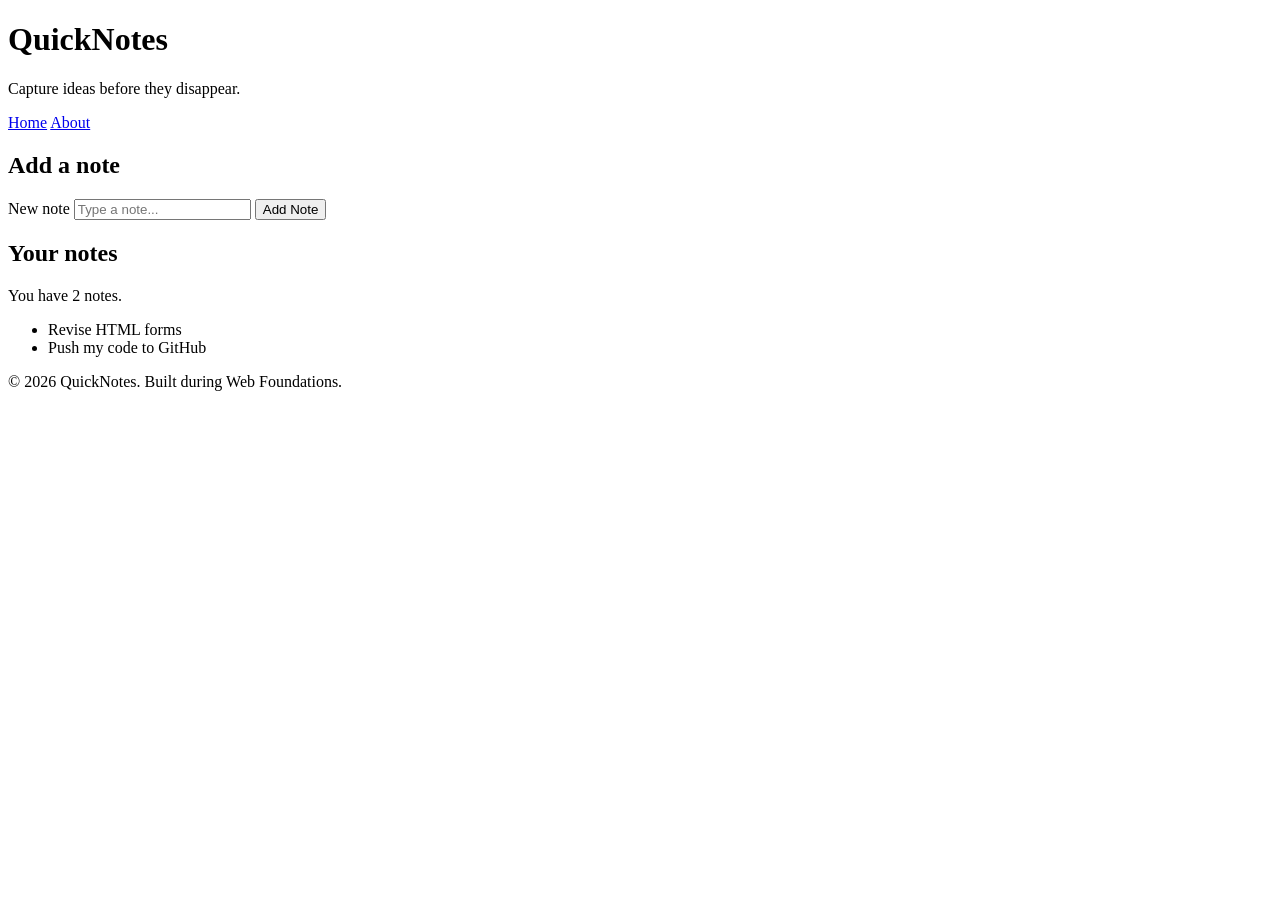
<file: day1/index.html>
<!DOCTYPE html>
<html lang="en">
  <head>
    <meta charset="UTF-8" />
    <meta name="viewport" content="width=device-width, initial-scale=1.0" />
    <title>QuickNotes</title>
  </head>
  <body>
    
    <header>
      <h1>QuickNotes</h1>
      <p>Capture ideas before they disappear.</p>
      <nav>
        <a href="/web-foundations-days/day1/index.html">Home</a>
        <a href="/web-foundations-days/day1/about.html">About</a>
    </nav>
    </header>
 
    <main>
      <section>
        <h2>Add a note</h2>
        <form id="note-form">
          <label for="note-input">New note</label>
          <input type="text" id="note-input" placeholder="Type a note..." />
          <button type="submit">Add Note</button>
        </form>
      </section>
 
      <section>
        <h2>Your notes</h2>
        <p id="note-count">You have 2 notes.</p>
        <ul id="notes-list">
          <li>Revise HTML forms</li>
          <li>Push my code to GitHub</li>
        </ul>
      </section>
    </main>
 
    <footer>
      <p>&copy; 2026 QuickNotes. Built during Web Foundations.</p>
    </footer>
  </body>
</html>
</file>
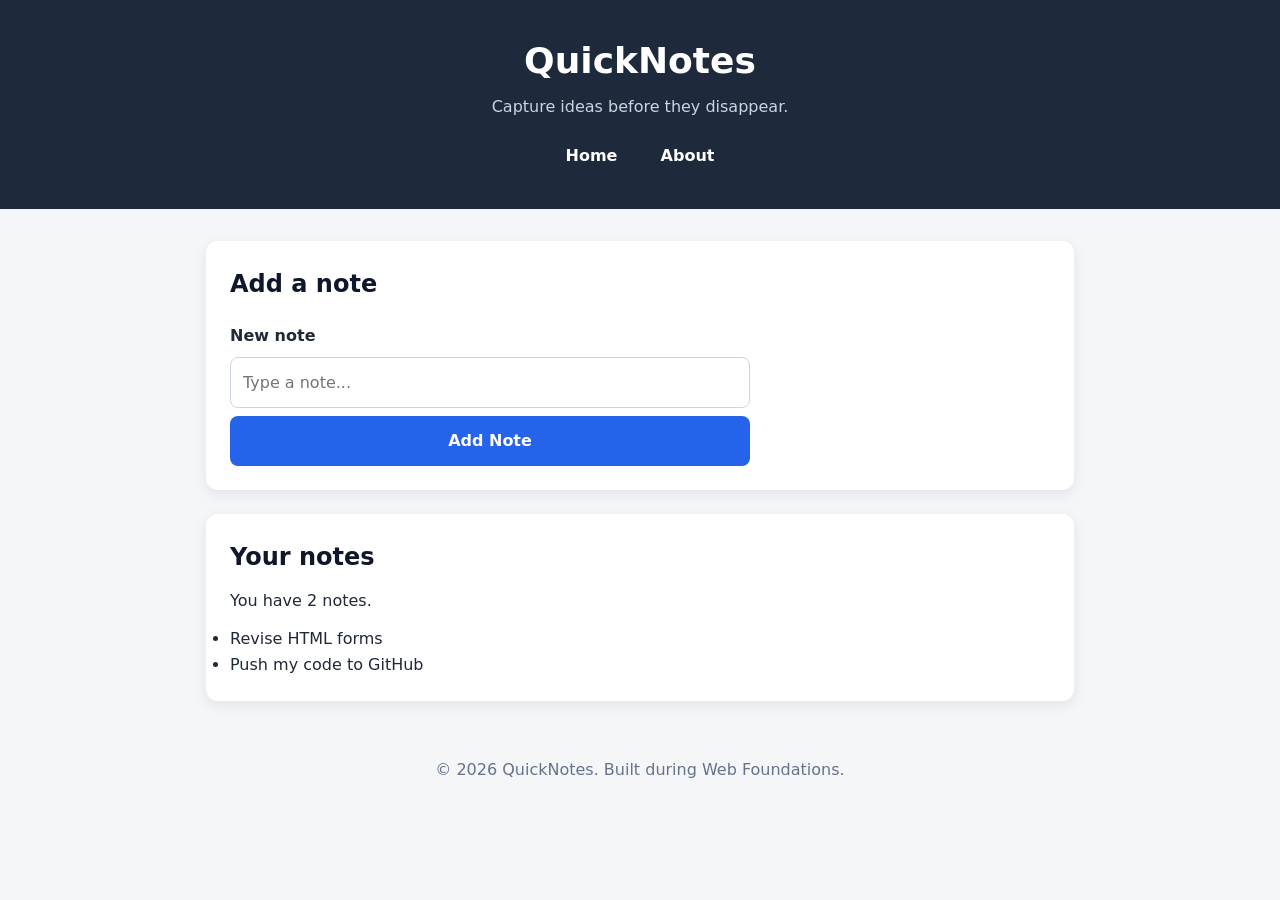
<file: day2/index.html>
<!doctype html>
<html lang="en">
  <head>
    <meta charset="UTF-8" />
    <meta name="viewport" content="width=device-width, initial-scale=1.0" />
    <title>QuickNotes</title>
    <link rel="stylesheet" href="style.css" />
  </head>
  <body>
    <header>
      <h1>QuickNotes</h1>
      <p>Capture ideas before they disappear.</p>
      <nav>
        <a href="/web-foundations-days/day2/index.html">Home</a>
        <a href="/web-foundations-days/day2/about.html">About</a>
      </nav>
    </header>

    <main>
      <section>
        <h2>Add a note</h2>
        <form id="note-form">
          <label for="note-input">New note</label>
          <input type="text" id="note-input" placeholder="Type a note..." />
          <button type="submit">Add Note</button>
        </form>
      </section>

      <section>
        <h2>Your notes</h2>
        <p id="note-count">You have 2 notes.</p>
        <ul id="notes-list">
          <li>Revise HTML forms</li>
          <li>Push my code to GitHub</li>
        </ul>
      </section>
    </main>

    <footer>
      <p>&copy; 2026 QuickNotes. Built during Web Foundations.</p>
    </footer>
  </body>
</html>
</file>
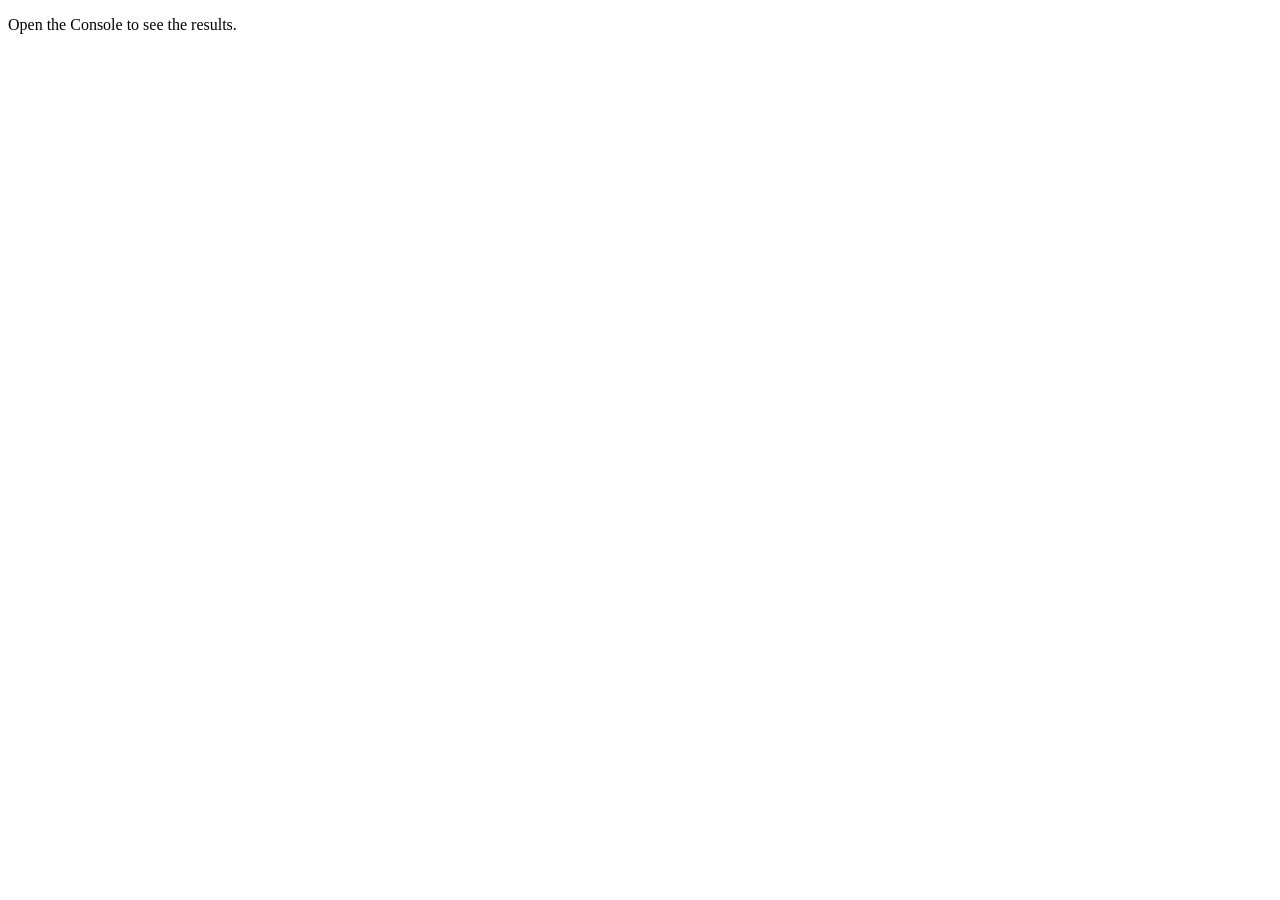
<file: day3/index.html>
<!doctype html>
<html lang="en">
  <head>
    <meta charset="UTF-8" />
    <meta name="viewport" content="width=device-width, initial-scale=1.0" />
    <title>Notes Toolkit</title>
    <script src="script.js" defer></script>
  </head>
  <body>
    <p>Open the Console to see the results.</p>
  </body>
</html>
</file>
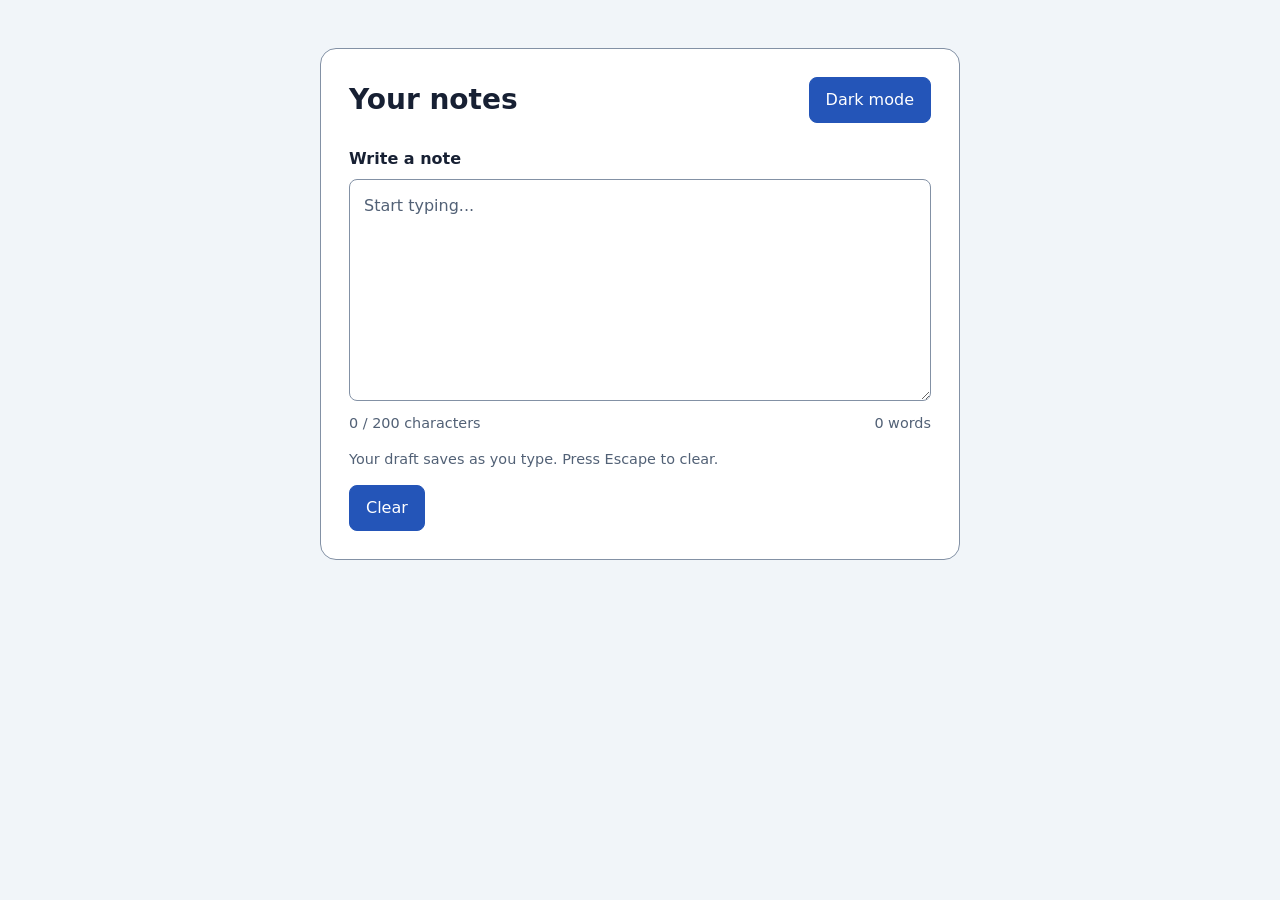
<file: day4/index.html>
<!DOCTYPE html>
<html lang="en">
<head>
  <meta charset="UTF-8">
  <meta name="viewport" content="width=device-width, initial-scale=1.0">
  <title>Day 4 | Notes</title>
  <link rel="stylesheet" href="style.css">
  <script src="script.js" defer></script>
</head>
<body>
  <main>
    <header>
      <h1>Your notes</h1>
      <button id="theme-toggle" type="button" aria-pressed="false">Dark mode</button>
    </header>
    <label for="note-text">Write a note</label>
    <textarea id="note-text" rows="8" placeholder="Start typing..." aria-describedby="char-count word-count note-help"></textarea>
    <div class="counters" aria-live="polite" aria-atomic="true">
      <p id="char-count">0 / 200 characters</p>
      <p id="word-count">0 words</p>
    </div>
    <p id="note-help">Your draft saves as you type. Press Escape to clear.</p>
    <button id="clear-btn" type="button">Clear</button>
  </main>
</body>
</html>
</file>
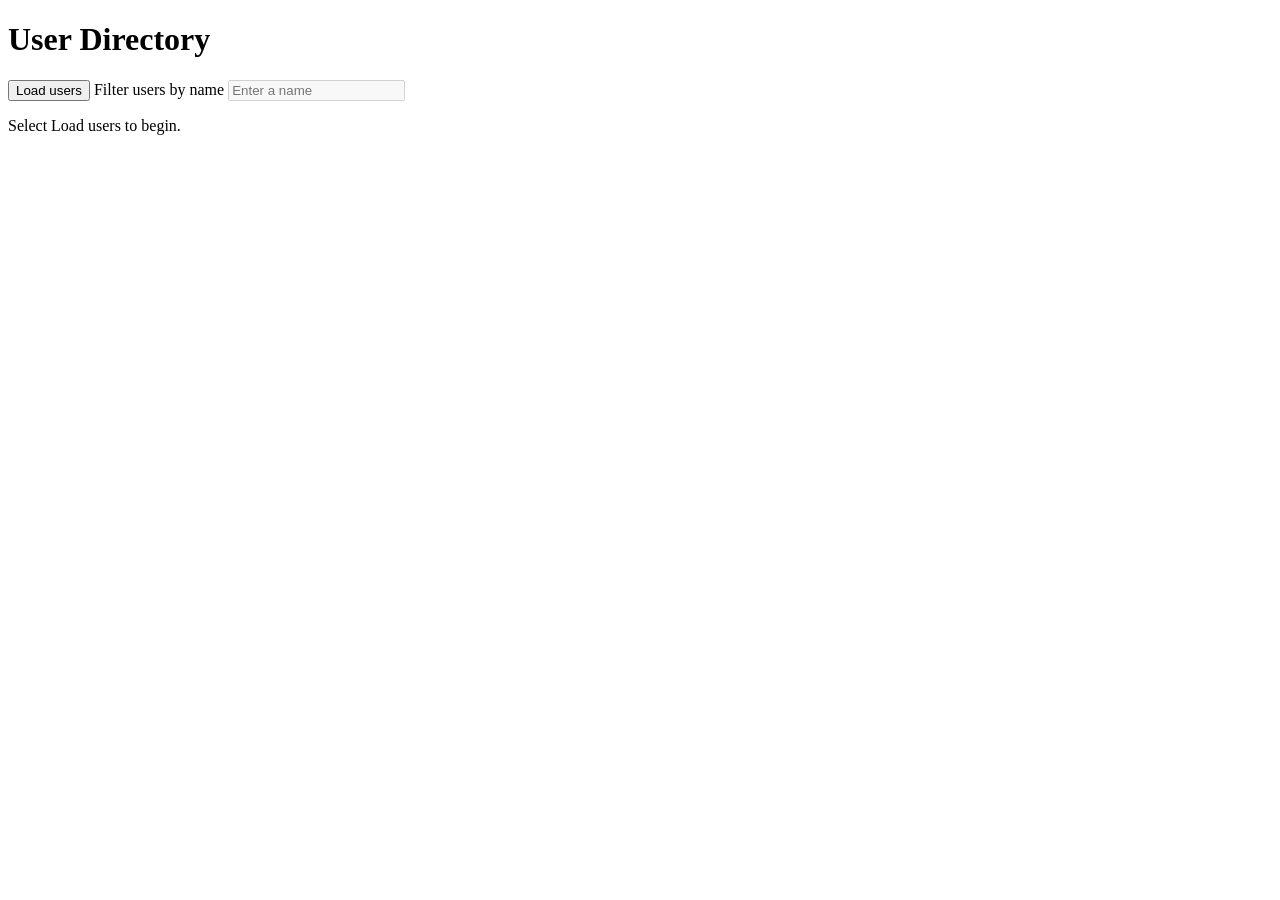
<file: day5/index.html>
<!DOCTYPE html>
<html lang="en">
<head>
  <meta charset="UTF-8">
  <meta name="viewport" content="width=device-width, initial-scale=1.0">
  <title>Day 5: User Directory</title>
  <script src="users.js" defer></script>
</head>
<body>
  <header><h1>User Directory</h1></header>
  <main>
    <button id="load-users" type="button">Load users</button>
    <label for="filter-input">Filter users by name</label>
    <input id="filter-input" type="search" placeholder="Enter a name" disabled>
    <p id="status" role="status" aria-live="polite">Select Load users to begin.</p>
    <ul id="users-list"></ul>
  </main>
</body>
</html>
</file>
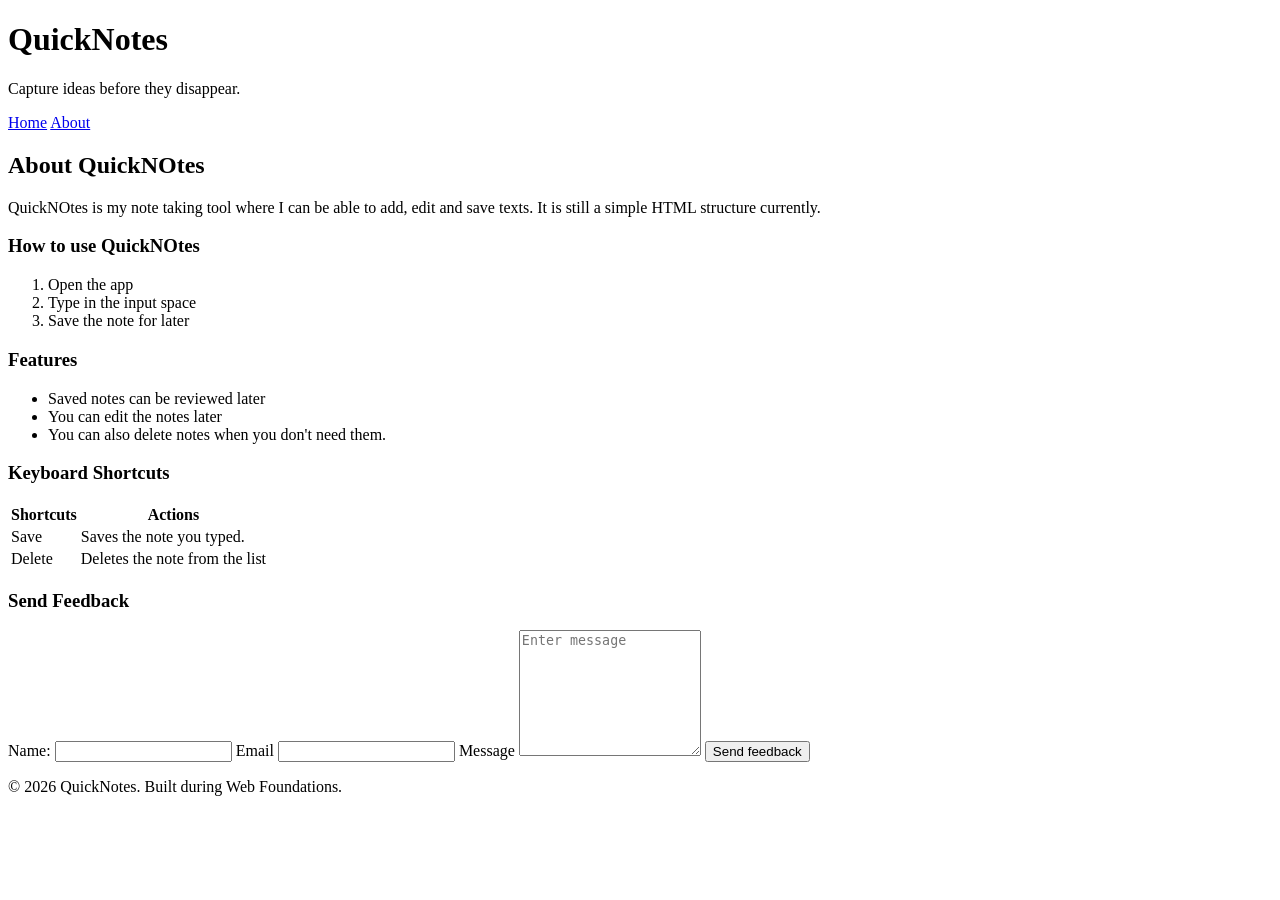
<file: day1/about.html>
<!doctype html>
<html lang="en">
  <head>
    <meta charset="UTF-8" />
    <meta name="viewport" content="width=device-width, initial-scale=1.0" />
    <title>Day1 | About</title>
  </head>
  <body>
    <header>
      <h1>QuickNotes</h1>
      <p>Capture ideas before they disappear.</p>
      <nav>
        <a href="/web-foundations-days/day1/index.html">Home</a>
        <a href="/web-foundations-days/day1/about.html">About</a>
      </nav>
    </header>

    <main>
      <h2>About QuickNOtes</h2>
      <p>
        QuickNOtes is my note taking tool where I can be able to add, edit and
        save texts. It is still a simple HTML structure currently.
      </p>

      <section>
        <h3>How to use QuickNOtes</h3>
        <ol>
          <li>Open the app</li>
          <li>Type in the input space</li>
          <li>Save the note for later</li>
        </ol>
      </section>

      <section>
        <h3>Features</h3>
        <ul>
          <li>Saved notes can be reviewed later</li>
          <li>You can edit the notes later</li>
          <li>You can also delete notes when you don't need them.</li>
        </ul>
      </section>

      <section>
        <h3>Keyboard Shortcuts</h3>
        <table>
          <thead>
            <tr>
              <th>Shortcuts</th>
              <th>Actions</th>
            </tr>
          </thead>
          <tbody>
            <tr>
              <td>Save</td>
              <td>Saves the note you typed.</td>
            </tr>
            <tr>
              <td>Delete</td>
              <td>Deletes the note from the list</td>
            </tr>
          </tbody>
        </table>
      </section>

      <section>
        <h3>Send Feedback</h3>
        <form action="">
          <label for="name">Name:</label>
          <input type="tel" name="name" id="name" required />

          <label for="email">Email</label>
          <input type="email" name="email" id="email" required />

          <label for="message">Message</label>
          <textarea
            name="message"
            id="message"
            rows="8"
            placeholder="Enter message"
            required
          ></textarea>

          <button type="submit">Send feedback</button>
        </form>
      </section>
    </main>

    <footer>
      <p>&copy; 2026 QuickNotes. Built during Web Foundations.</p>
    </footer>
  </body>
</html>
</file>
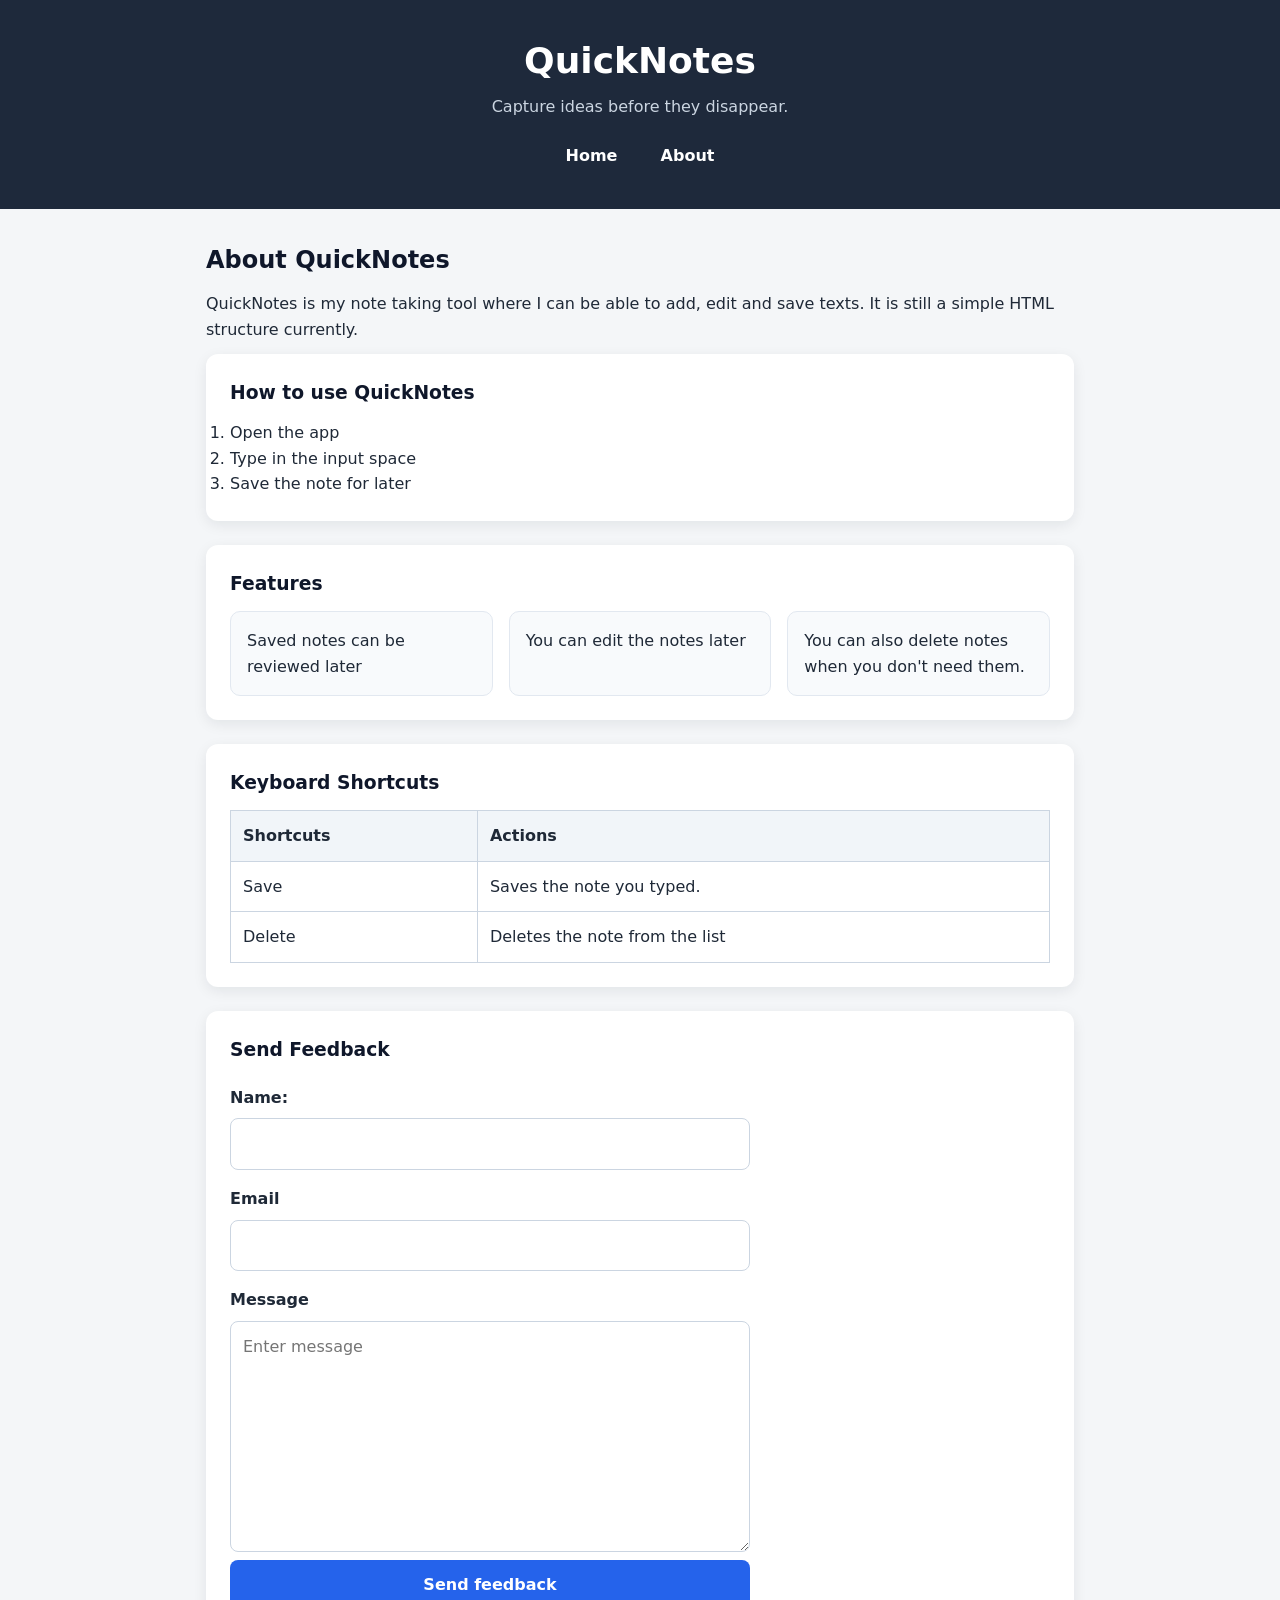
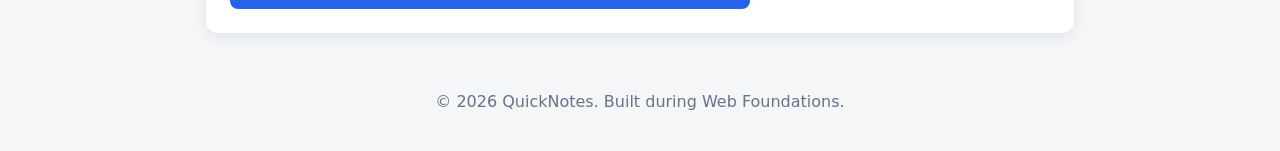
<file: day2/about.html>
<!DOCTYPE html>
<html lang="en">
  <head>
    <meta charset="UTF-8" />
    <meta name="viewport" content="width=device-width, initial-scale=1.0" />
    <title>Day1 | About</title>
    <link rel="stylesheet" href="style.css" />
  </head>
  <body>
    <header>
      <h1>QuickNotes</h1>
      <p>Capture ideas before they disappear.</p>
      <nav>
        <a href="/web-foundations-days/day2/index.html">Home</a>
        <a href="/web-foundations-days/day2/about.html">About</a>
      </nav>
    </header>

    <main>
      <h2>About QuickNotes</h2>
      <p>
        QuickNotes is my note taking tool where I can be able to add, edit and
        save texts. It is still a simple HTML structure currently.
      </p>

      <section>
        <h3>How to use QuickNotes</h3>
        <ol>
          <li>Open the app</li>
          <li>Type in the input space</li>
          <li>Save the note for later</li>
        </ol>
      </section>

      <section>
        <h3>Features</h3>
        <ul class="features">
          <li>Saved notes can be reviewed later</li>
          <li>You can edit the notes later</li>
          <li>You can also delete notes when you don't need them.</li>
        </ul>
      </section>

      <section>
        <h3>Keyboard Shortcuts</h3>
        <table>
          <thead>
            <tr>
              <th>Shortcuts</th>
              <th>Actions</th>
            </tr>
          </thead>
          <tbody>
            <tr>
              <td>Save</td>
              <td>Saves the note you typed.</td>
            </tr>
            <tr>
              <td>Delete</td>
              <td>Deletes the note from the list</td>
            </tr>
          </tbody>
        </table>
      </section>

      <section>
        <h3>Send Feedback</h3>
        <form action="">
          <label for="name">Name:</label>
          <input type="text" name="name" id="name" required />

          <label for="email">Email</label>
          <input type="email" name="email" id="email" required />

          <label for="message">Message</label>
          <textarea
            name="message"
            id="message"
            rows="8"
            placeholder="Enter message"
            required
          ></textarea>

          <button type="submit">Send feedback</button>
        </form>
      </section>
    </main>

    <footer>
      <p>&copy; 2026 QuickNotes. Built during Web Foundations.</p>
    </footer>
  </body>
</html>
</file>
<file: day2/style.css>
/* Reset and base styles */
*,
*::before,
*::after {
  box-sizing: border-box;
  margin: 0;
  padding: 0;
}

body {
  font-family: system-ui, -apple-system, "Segoe UI", Roboto, sans-serif;
  line-height: 1.6;
  background: #f4f6f8;
  color: #1f2937;
}

/* Header */
header {
  background: #1e293b;
  color: #ffffff;
  text-align: center;
  padding: 2rem 1rem;
}

header h1 {
  font-size: 2.25rem;
  margin-bottom: 0.25rem;
}

header p {
  color: #cbd5e1;
  margin-bottom: 1rem;
}

/* Navigation */
nav {
  display: flex;
  justify-content: center;
  align-items: center;
  gap: 16px;
  flex-wrap: wrap;
}

nav a {
  color: #ffffff;
  text-decoration: none;
  font-weight: 600;
  padding: 0.5rem 0.85rem;
  border-radius: 8px;
  transition: background-color 0.2s ease, color 0.2s ease;
}

nav a:hover {
  background: #334155;
  color: #f8fafc;
}

/* Main content */
main {
  max-width: 900px;
  margin: 2rem auto;
  padding: 0 1rem;
}

main > section,
main > h2 + p + section {
  background: #ffffff;
  padding: 1.5rem;
  border-radius: 12px;
  box-shadow: 0 4px 14px rgba(15, 23, 42, 0.08);
  margin-bottom: 1.5rem;
}

h2,
h3 {
  color: #0f172a;
  margin-bottom: 0.75rem;
}

p {
  margin-bottom: 0.75rem;
}

/* Features grid */
.features {
  list-style: none;
  display: grid;
  grid-template-columns: repeat(auto-fit, minmax(180px, 1fr));
  gap: 1rem;
  padding: 0;
}

.features li {
  background: #f8fafc;
  border: 1px solid #e2e8f0;
  padding: 1rem;
  border-radius: 10px;
}

/* Table */
table {
  width: 100%;
  border-collapse: collapse;
  margin-top: 0.5rem;
}

th,
td {
  border: 1px solid #cbd5e1;
  padding: 0.75rem;
  text-align: left;
}

th {
  background: #f1f5f9;
}

/* Forms */
form {
  display: flex;
  flex-direction: column;
  gap: 0.5rem;
  max-width: 520px;
}

label {
  font-weight: 600;
  margin-top: 0.5rem;
}

input,
textarea {
  width: 100%;
  padding: 0.75rem;
  border: 1px solid #cbd5e1;
  border-radius: 8px;
  font: inherit;
  background: #ffffff;
}

input:focus,
textarea:focus {
  outline: 2px solid #2563eb;
  outline-offset: 1px;
  border-color: #2563eb;
}

/* Buttons */
button {
  padding: 0.75rem 1rem;
  background: #2563eb;
  color: #ffffff;
  border: none;
  border-radius: 8px;
  font: inherit;
  font-weight: 600;
  cursor: pointer;
  transition: background-color 0.2s ease, transform 0.1s ease;
}

button:hover {
  background: #1d4ed8;
  transform: translateY(-1px);
}

button:active {
  transform: translateY(0);
}

/* Footer */
footer {
  text-align: center;
  padding: 1.5rem;
  color: #64748b;
}

/* Small screens */
@media (max-width: 600px) {
  header {
    padding: 1rem 0.75rem;
  }

  header h1 {
    font-size: 1.5rem;
  }

  header p {
    font-size: 0.95rem;
  }

  main {
    margin: 1rem auto;
  }

  main > section {
    padding: 1rem;
  }
}
</file>
<file: day4/style.css>
:root {
  color-scheme: light;
  --background: #f1f5f9;
  --surface: #ffffff;
  --text: #172033;
  --muted: #526176;
  --border: #8391a5;
  --accent: #2455b8;
  --button-text: #ffffff;
  --warning: #b54b00;
  --over: #c62020;
}

body.dark {
  color-scheme: dark;
  --background: #111827;
  --surface: #1f2937;
  --text: #f3f4f6;
  --muted: #c0cbd9;
  --border: #7c8ca2;
  --accent: #a5c5ff;
  --button-text: #111827;
  --warning: #ffad5c;
  --over: #ff8585;
}

* { box-sizing: border-box; }
body {
  margin: 0;
  padding: 48px 20px;
  min-height: 100vh;
  background: var(--background);
  color: var(--text);
  font-family: system-ui, sans-serif;
  line-height: 1.5;
}
main {
  max-width: 640px;
  margin: 0 auto;
  padding: 28px;
  border: 1px solid var(--border);
  border-radius: 16px;
  background: var(--surface);
}
header, .counters {
  display: flex;
  align-items: center;
  justify-content: space-between;
  flex-wrap: wrap;
  gap: 12px;
}
header { margin-bottom: 24px; }
h1 { margin: 0; font-size: 1.75rem; }
label { display: block; margin-bottom: 8px; font-weight: 600; }
textarea {
  display: block;
  width: 100%;
  padding: 14px;
  resize: vertical;
  border: 1px solid var(--border);
  border-radius: 8px;
  background: var(--surface);
  color: var(--text);
  font: inherit;
}
textarea::placeholder { color: var(--muted); }
button {
  padding: 10px 16px;
  border: 1px solid var(--accent);
  border-radius: 8px;
  background: var(--accent);
  color: var(--button-text);
  font: inherit;
  cursor: pointer;
}
button:hover { text-decoration: underline; }
:focus-visible { outline: 3px solid var(--accent); outline-offset: 3px; }
.counters, #note-help { color: var(--muted); font-size: 0.9rem; }
.counters p { margin: 12px 0 0; }
.warning { color: var(--warning); }
.over { color: var(--over); font-weight: bold; }
</file>
